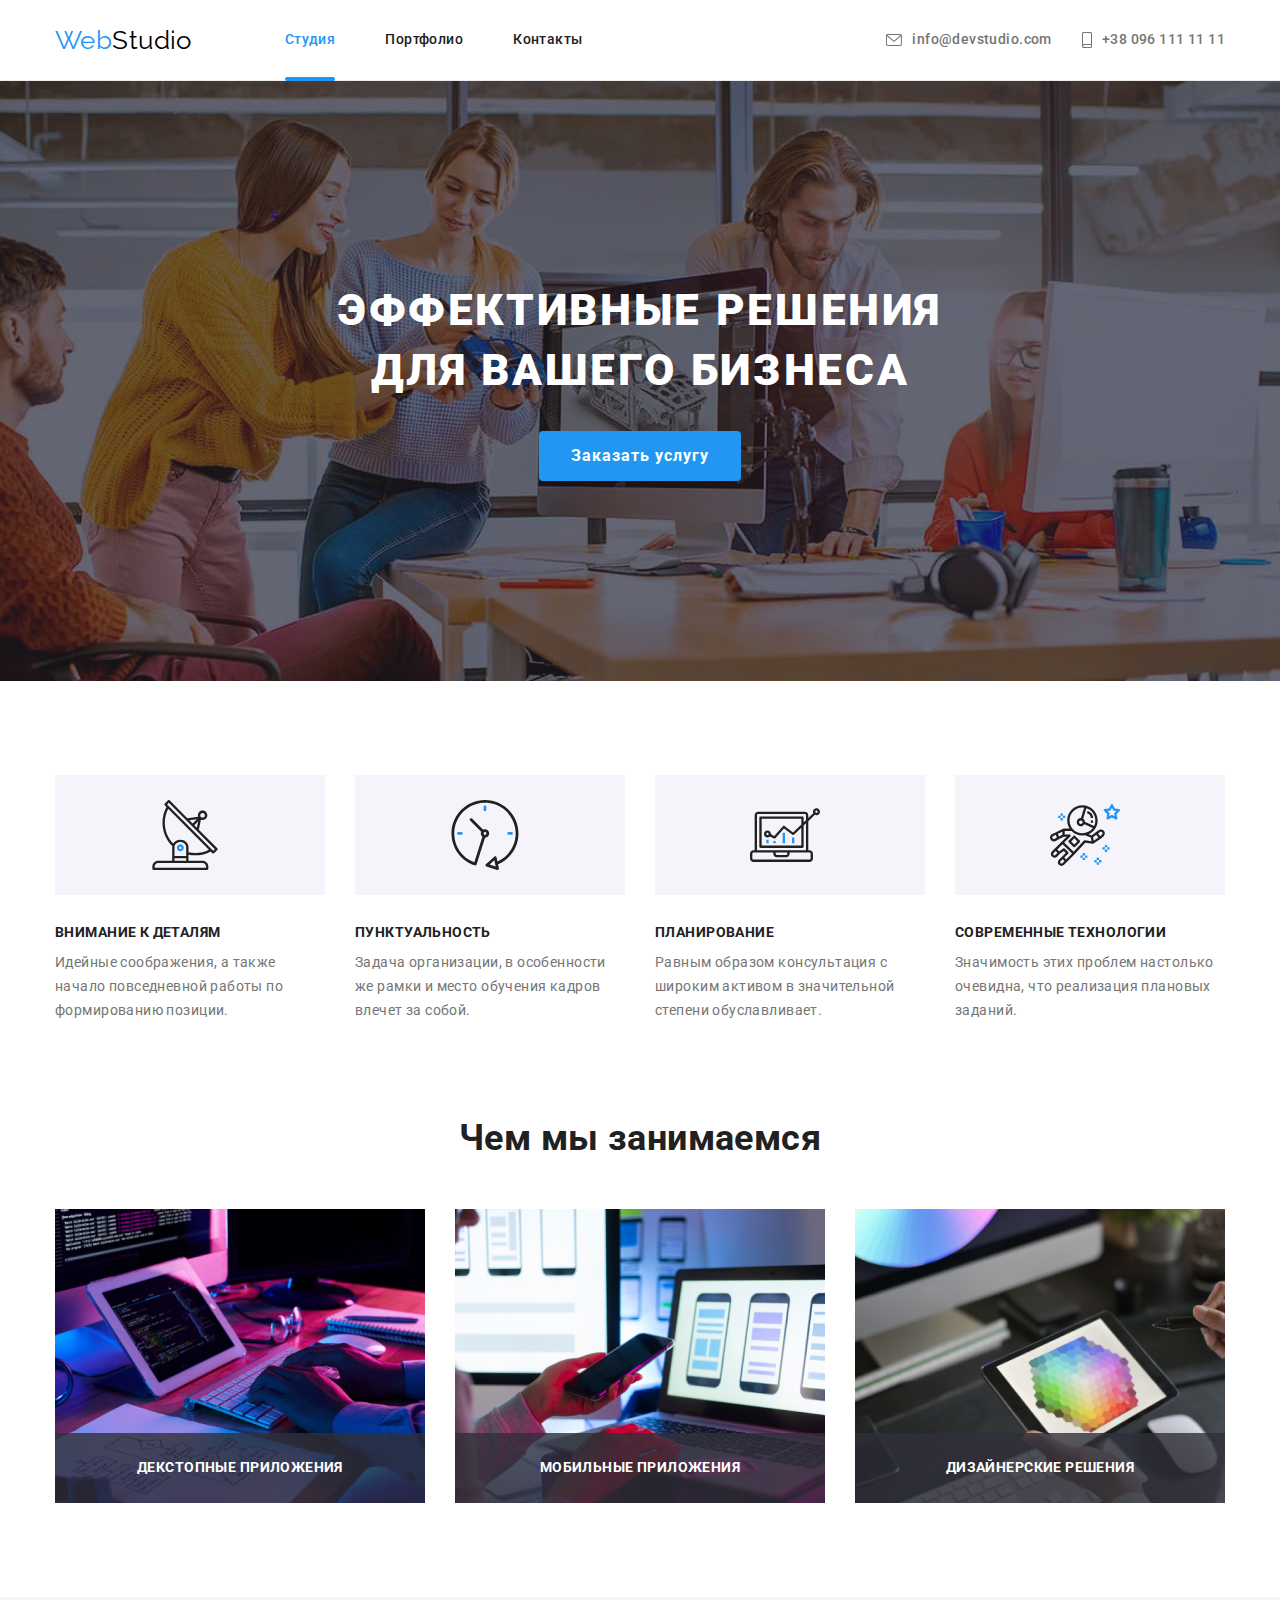
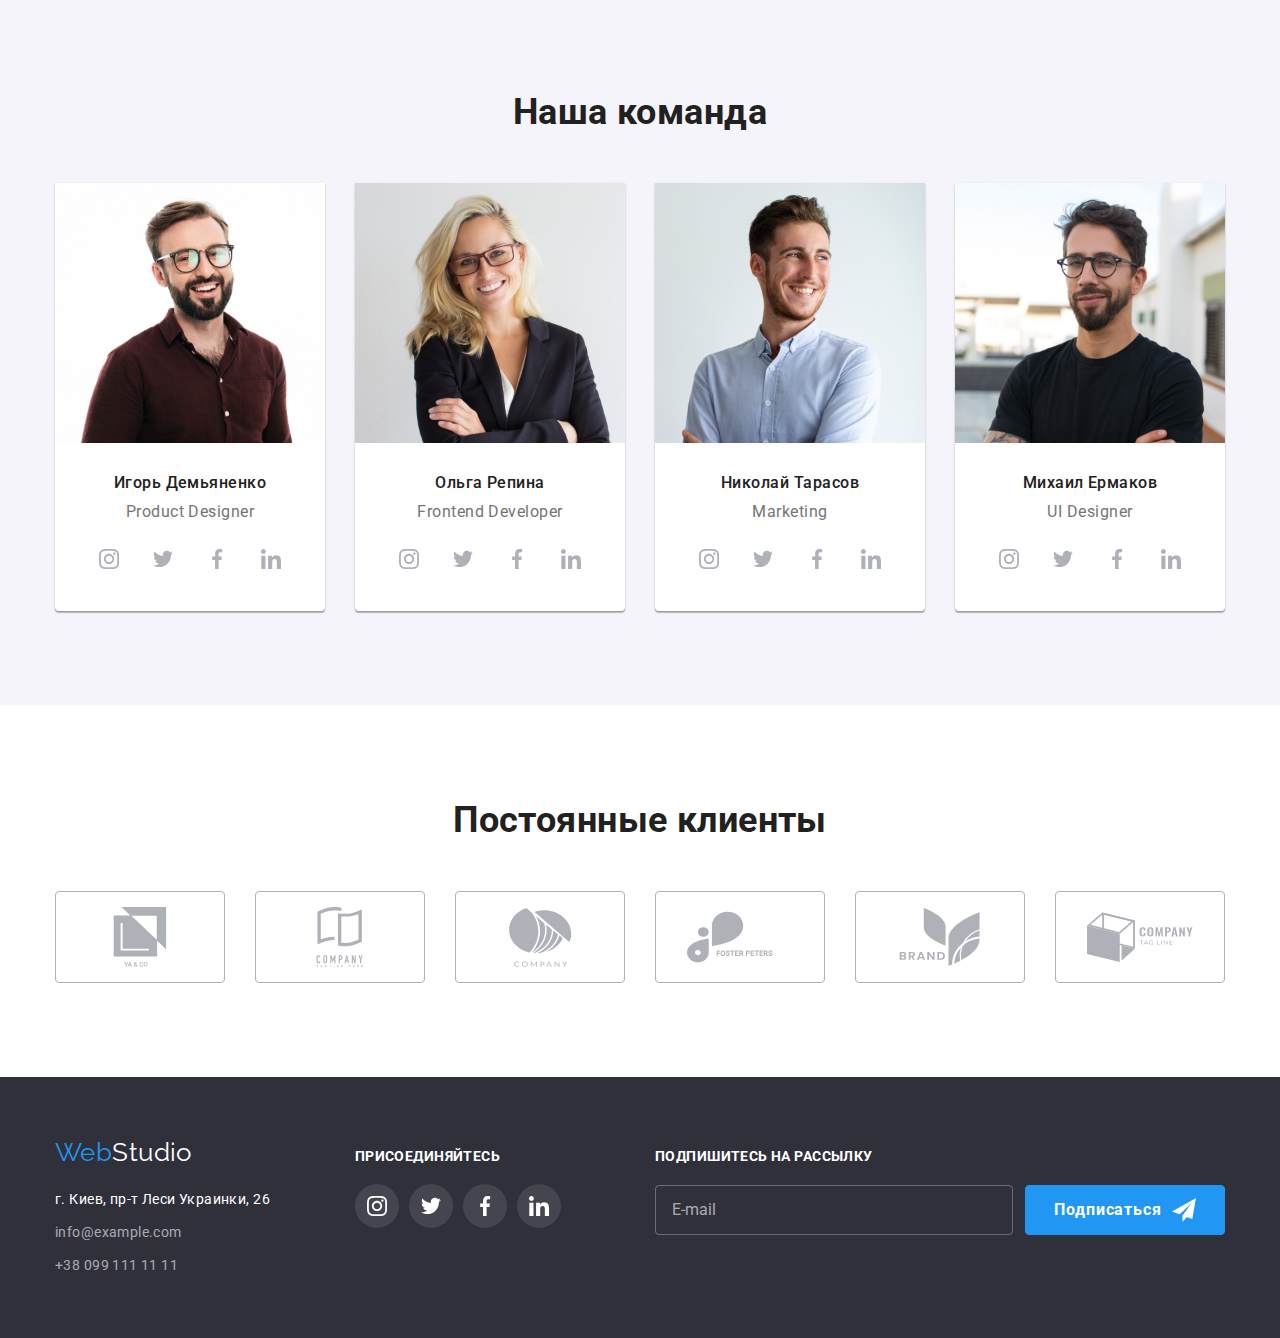
<file: index.html>
<!DOCTYPE html>
<html lang="ru">
  <head>
    <meta charset="UTF-8" />
    <meta http-equiv="X-UA-Compatible" content="IE=edge" />
    <meta name="viewport" content="width=device-width, initial-scale=1.0" />
    <title>Document</title>
    <link
      href="https://fonts.googleapis.com/css2?family=Raleway:wght@700&family=Roboto:wght@400;500;700;900&display=swap"
      rel="stylesheet"
    />
    <link
      rel="stylesheet"
      href="https://cdnjs.cloudflare.com/ajax/libs/modern-normalize/1.1.0/modern-normalize.min.css"
    />
    <!-- <link rel="stylesheet" href="./css/styles.css" /> -->
    <link rel="stylesheet" href="./css/main.min.css" />
  </head>
  <body>
    <!--Шапка сайта-->
    <header class="page-header">
      <div class="container main-nav">
        <a href="index.html" class="logo__header"> Web<span class="logo__studio">Studio</span></a>
        <nav>
          <ul class="nav__list list">
            <li class="nav__item"><a href="" class="nav__link current">Студия</a></li>
            <li class="nav__item"><a href="./portfolio.html" class="nav__link">Портфолио</a></li>
            <li class="nav__item"><a href="" class="nav__link">Контакты</a></li>
          </ul>
        </nav>

        <ul class="contacts list">
          <li class="nav__item">
            <a href="mailto:info@devstudio.com" class="nav__link">
              <svg class="item__icon" width="16" height="12">
                <use href="./images/icons.svg#icon-envelope"></use>
              </svg>
              info@devstudio.com</a
            >
          </li>
          <li class="nav__item">
            <a href="tel:+380961111111" class="nav__link">
              <svg class="item__icon" width="10" height="16">
                <use href="./images/icons.svg#icon-smartphone"></use>
              </svg>
              +38 096 111 11 11
            </a>
          </li>
        </ul>
      </div>
    </header>

    <main>
      <!--Герой-->

      <section class="hero">
        <div class="container">
          <h1 class="hero__title">Эффективные решения для вашего бизнеса</h1>
          <button type="button" class="hero__btn" data-modal-open>Заказать услугу</button>
        </div>
      </section>

      <!--Преемущество-->
      <section class="section section-feature">
        <div class="container">
          <h2 class="visually-hidden">Преемущество</h2>
          <ul class="feature-list list">
            <li class="feature-list__item">
              <div class="feature__thumb">
                <svg class="item__icon" width="70" height="70">
                  <use href="./images/icons.svg#icon-antenna"></use>
                </svg>
              </div>
              <h3 class="feature__title">Внимание к деталям</h3>
              <p class="feature__text-title">
                Идейные соображения, а также начало повседневной работы по формированию позиции.
              </p>
            </li>
            <li class="feature-list__item">
              <div class="feature__thumb">
                <svg class="item__icon" width="70" height="70">
                  <use href="./images/icons.svg#icon-clock"></use>
                </svg>
              </div>
              <h3 class="feature__title">Пунктуальность</h3>
              <p class="feature__text-title">
                Задача организации, в особенности же рамки и место обучения кадров влечет за собой.
              </p>
            </li>
            <li class="feature-list__item">
              <div class="feature__thumb">
                <svg class="item__icon" width="70" height="70">
                  <use href="./images/icons.svg#icon-diagram"></use>
                </svg>
              </div>
              <h3 class="feature__title">Планирование</h3>
              <p class="feature__text-title">
                Равным образом консультация с широким активом в значительной степени обуславливает.
              </p>
            </li>
            <li class="feature-list__item">
              <div class="feature__thumb">
                <svg class="item__icon" width="70" height="70">
                  <use href="./images/icons.svg#icon-astronaut"></use>
                </svg>
              </div>
              <h3 class="feature__title">Современные технологии</h3>
              <p class="feature__text-title">
                Значимость этих проблем настолько очевидна, что реализация плановых заданий.
              </p>
            </li>
          </ul>
        </div>
      </section>
      <!--Примеры работ-->

      <section class="section section-work work">
        <div class="container">
          <h2 class="section-title">Чем мы занимаемся</h2>
          <ul class="work-list-img list">
            <li class="images">
              <img src="./images/box1.png" alt="Пишем код" width="370" />
              <p class="work-content">декстопные приложения</p>
            </li>
            <li class="images">
              <img src="./images/box2.png" alt="Делаем оптимизацию" width="370" />
              <p class="work-content">мобильные приложения</p>
            </li>
            <li class="images">
              <img src="./images/box3.png" alt="Рисуем логотипы" width="370" />
              <p class="work-content">дизайнерские решения</p>
            </li>
          </ul>
        </div>
      </section>

      <!--Наша команда-->
      <section class="section-team">
        <div class="container">
          <h2 class="section-title">Наша команда</h2>
          <ul class="team-list list">
            <li class="team-list__item">
              <img src="./images/img.jpg" alt="Игорь Демьяненко" width="270" />
              <div class="team__content">
                <h3 class="section-title__team">Игорь Демьяненко</h3>
                <p class="team__top-text" lang="en">Product Designer</p>
                <ul class="employees__soc-list list">
                  <li class="employees__soc-item">
                    <a href="" class="employees__soc-link link">
                      <svg class="employees__soc-icon" width="20" height="20">
                        <use href="./images/icons.svg#icon-instagram-2-1"></use>
                      </svg>
                    </a>
                  </li>
                  <li class="employees__soc-item">
                    <a href="" class="employees__soc-link link">
                      <svg class="employees__soc-icon" width="20" height="20">
                        <use href="./images/icons.svg#icon-twitter-1-1"></use>
                      </svg>
                    </a>
                  </li>
                  <li class="employees__soc-item">
                    <a href="" class="employees__soc-link link">
                      <svg class="employees__soc-icon" width="20" height="20">
                        <use href="./images/icons.svg#icon-facebook-1-1"></use>
                      </svg>
                    </a>
                  </li>
                  <li class="employees__soc-item">
                    <a href="" class="employees__soc-link link"
                      ><svg class="employees__soc-icon" width="20" height="20">
                        <use href="./images/icons.svg#icon-linkedin-1-1"></use>
                      </svg>
                    </a>
                  </li>
                </ul>
              </div>
            </li>
            <li class="team-list__item">
              <img src="./images/img2.jpg" alt="Ольга Репина" width="270" />
              <div class="team__content">
                <h3 class="section-title__team">Ольга Репина</h3>
                <p class="team__top-text" lang="en">Frontend Developer</p>
                <ul class="employees__soc-list list">
                  <li class="employees__soc-item">
                    <a href="" class="employees__soc-link link">
                      <svg class="employees__soc-icon" width="20" height="20">
                        <use href="./images/icons.svg#icon-instagram-2-1"></use>
                      </svg>
                    </a>
                  </li>
                  <li class="employees__soc-item">
                    <a href="" class="employees__soc-link link">
                      <svg class="employees__soc-icon" width="20" height="20">
                        <use href="./images/icons.svg#icon-twitter-1-1"></use>
                      </svg>
                    </a>
                  </li>
                  <li class="employees__soc-item">
                    <a href="" class="employees__soc-link link">
                      <svg class="employees__soc-icon" width="20" height="20">
                        <use href="./images/icons.svg#icon-facebook-1-1"></use>
                      </svg>
                    </a>
                  </li>
                  <li class="employees__soc-item">
                    <a href="" class="employees__soc-link link"
                      ><svg class="employees__soc-icon" width="20" height="20">
                        <use href="./images/icons.svg#icon-linkedin-1-1"></use>
                      </svg>
                    </a>
                  </li>
                </ul>
              </div>
            </li>
            <li class="team-list__item">
              <img src="./images/img3.jpg" alt="Николай Тарасов" width="270" />
              <div class="team__content">
                <h3 class="section-title__team">Николай Тарасов</h3>
                <p class="team__top-text" lang="en">Marketing</p>
                <ul class="employees__soc-list list">
                  <li class="employees__soc-item">
                    <a href="" class="employees__soc-link link">
                      <svg class="employees__soc-icon" width="20" height="20">
                        <use href="./images/icons.svg#icon-instagram-2-1"></use>
                      </svg>
                    </a>
                  </li>
                  <li class="employees__soc-item">
                    <a href="" class="employees__soc-link link">
                      <svg class="employees__soc-icon" width="20" height="20">
                        <use href="./images/icons.svg#icon-twitter-1-1"></use>
                      </svg>
                    </a>
                  </li>
                  <li class="employees__soc-item">
                    <a href="" class="employees__soc-link link">
                      <svg class="employees__soc-icon" width="20" height="20">
                        <use href="./images/icons.svg#icon-facebook-1-1"></use>
                      </svg>
                    </a>
                  </li>
                  <li class="employees__soc-item">
                    <a href="" class="employees__soc-link link"
                      ><svg class="employees__soc-icon" width="20" height="20">
                        <use href="./images/icons.svg#icon-linkedin-1-1"></use>
                      </svg>
                    </a>
                  </li>
                </ul>
              </div>
            </li>
            <li class="team-list__item">
              <img src="./images/img4.jpg" alt="Михаил Ермаков" width="270" />
              <div class="team__content">
                <h3 class="section-title__team">Михаил Ермаков</h3>
                <p class="team__top-text" lang="en">UI Designer</p>
                <ul class="employees__soc-list list">
                  <li class="employees__soc-item">
                    <a href="" class="employees__soc-link link">
                      <svg class="employees__soc-icon" width="20" height="20">
                        <use href="./images/icons.svg#icon-instagram-2-1"></use>
                      </svg>
                    </a>
                  </li>
                  <li class="employees__soc-item">
                    <a href="" class="employees__soc-link link">
                      <svg class="employees__soc-icon" width="20" height="20">
                        <use href="./images/icons.svg#icon-twitter-1-1"></use>
                      </svg>
                    </a>
                  </li>
                  <li class="employees__soc-item">
                    <a href="" class="employees__soc-link link">
                      <svg class="employees__soc-icon" width="20" height="20">
                        <use href="./images/icons.svg#icon-facebook-1-1"></use>
                      </svg>
                    </a>
                  </li>
                  <li class="employees__soc-item">
                    <a href="" class="employees__soc-link link"
                      ><svg class="employees__soc-icon" width="20" height="20">
                        <use href="./images/icons.svg#icon-linkedin-1-1"></use>
                      </svg>
                    </a>
                  </li>
                </ul>
              </div>
            </li>
          </ul>
        </div>
      </section>
      <!--Постоянные клиенты-->
      <section class="section-clients">
        <div class="container">
          <h2 class="section-title">Постоянные клиенты</h2>
          <ul class="clients-soc-list list">
            <li class="clients-soc-item">
              <a href="" class="clients-soc-link link"
                ><svg class="clients-soc-icon" width="106" height="60">
                  <use href="./images/icons.svg#icon-ya-co"></use>
                </svg>
              </a>
            </li>
            <li class="clients-soc-item">
              <a href="" class="clients-soc-link link"
                ><svg class="clients-soc-icon" width="106" height="60">
                  <use href="./images/icons.svg#icon-tagline-here"></use>
                </svg>
              </a>
            </li>
            <li class="clients-soc-item">
              <a href="" class="clients-soc-link link"
                ><svg class="clients-soc-icon" width="106" height="60">
                  <use href="./images/icons.svg#icon-company"></use>
                </svg>
              </a>
            </li>
            <li class="clients-soc-item">
              <a href="" class="clients-soc-link link"
                ><svg class="clients-soc-icon" width="106" height="60">
                  <use href="./images/icons.svg#icon-foster-peters"></use>
                </svg>
              </a>
            </li>
            <li class="clients-soc-item">
              <a href="" class="clients-soc-link link"
                ><svg class="clients-soc-icon" width="106" height="60">
                  <use href="./images/icons.svg#icon-brand"></use>
                </svg>
              </a>
            </li>
            <li class="clients-soc-item">
              <a href="" class="clients-soc-link link"
                ><svg class="clients-soc-icon" width="106" height="60">
                  <use href="./images/icons.svg#icon-tagline"></use>
                </svg>
              </a>
            </li>
          </ul>
        </div>
      </section>
    </main>
    <!--Футер-->
    <footer class="page-footer">
      <div class="container">
        <div class="footer-div">
          <a href="index.html" class="logo__footer-img">
            Web<span class="logo-footer">Studio</span></a
          >
          <address>
            <ul class="contacts-footer-list list">
              <li class="footer-list-item">
                <a
                  href="https://goo.gl/maps/kiNc93dQbwmTf4A26"
                  class="link-map"
                  target="_blank"
                  rel="noopener nofollow"
                  >г. Киев, пр-т Леси Украинки, 26</a
                >
              </li>
              <li class="footer-list-item">
                <a href="mailto:info@example.com" class="link-footer">info@example.com</a>
              </li>
              <li class="footer-list-item">
                <a href="tel:+380991111111" class="link-footer">+38 099 111 11 11</a>
              </li>
            </ul>
          </address>
        </div>
        <div class="footer-soc">
          <h3 class="footer-soc-title">присоединяйтесь</h3>
          <ul class="footer-soc-list list">
            <li class="footer-soc-item">
              <a href class="footer-soc-link">
                <svg class="footer-soc-icon" width="20" height="20">
                  <use href="./images/icons.svg#icon-instagram-2-1"></use>
                </svg>
              </a>
            </li>
            <li class="footer-soc-item">
              <a href class="footer-soc-link">
                <svg class="footer-soc-icon" width="20" height="20">
                  <use href="./images/icons.svg#icon-twitter-1-1"></use>
                </svg>
              </a>
            </li>
            <li class="footer-soc-item">
              <a href class="footer-soc-link">
                <svg class="footer-soc-icon" width="20" height="20">
                  <use href="./images/icons.svg#icon-facebook-1-1"></use>
                </svg>
              </a>
            </li>
            <li class="footer-soc-item">
              <a href class="footer-soc-link">
                <svg class="footer-soc-icon" width="20" height="20">
                  <use href="./images/icons.svg#icon-linkedin-1-1"></use>
                </svg>
              </a>
            </li>
          </ul>
        </div>
        <!----------Форма футера----------->
        <div class="subscribe-footer">
          <p class="footer-title">Подпишитесь на рассылку</p>
          <form class="subscribe-form">
            <input
              class="footer-form-input"
              type="email"
              name="email"
              id="subscribe-email"
              placeholder="E-mail"
              required
            />
            <button type="submit" class="btn-subscribe">
              Подписаться
              <svg class="substrime-icon" width="24" height="24">
                <use href="./images/icons.svg#icon-icon-send-1"></use>
              </svg>
            </button>
          </form>
        </div>
      </div>
    </footer>
    <!-----Модальное окно---->
    <div class="backdrop is-hidden" data-modal>
      <div class="modal">
        <button type="button" class="modal-close-btn" data-modal-close>
          <svg class="modal-soc-icon" width="20" height="20">
            <use href="./images/icons.svg#icon-close-black-18dp-2-1-1"></use>
          </svg>
        </button>
        <p class="modal-title">Оставьте свои данные, мы вам перезвоним</p>
        <form>
          <div class="modal-field">
            <label for="user-name" class="modal-label">Имя</label>
            <div class="input-wrap">
              <input type="name" class="modal-input" name="user-name" required id="user-name" />

              <svg class="modal-icon" width="18" height="18">
                <use href="./images/icons.svg#icon-person-black-18dp-1-1"></use>
              </svg>
            </div>
          </div>
          <div class="modal-field">
            <label for="user-tel" class="modal-label">Телефон</label>
            <div class="input-wrap">
              <input type="tel" class="modal-input" name="user-tel" required id="user-tel" />
              <svg class="modal-icon" width="18" height="18">
                <use href="./images/icons.svg#icon-phone-black-18dp-1-1"></use>
              </svg>
            </div>
          </div>
          <div class="modal-field">
            <label for="user-email" class="modal-label">Почта</label>
            <div class="input-wrap">
              <input type="email" class="modal-input" name="user-email" required id="user-email" />
              <svg class="modal-icon" width="18" height="18">
                <use href="./images/icons.svg#icon-email-black-18dp-1-1"></use>
              </svg>
            </div>
          </div>
          <div class="modal-field">
            <label for="user-text" class="modal-label">Комментарий</label>

            <textarea
              name="user-text"
              id="user-text"
              class="modal-text"
              placeholder="Введите текст"
            ></textarea>
          </div>

          <div class="modal-field">
            <input
              type="checkbox"
              name="privacy"
              value="true"
              class="modal-check visually-hidden"
              id="privacy"
            />
            <label for="privacy" class="check-text"
              >Соглашаюсь с рассылкой и принимаю<a class="textarea-link" href="">
                Условия договора</a
              >
            </label>
          </div>

          <button type="submit" class="modal-button">Отправить</button>
        </form>
      </div>
    </div>
    <script src="./js/modal.js"></script>
  </body>
</html>
</file>
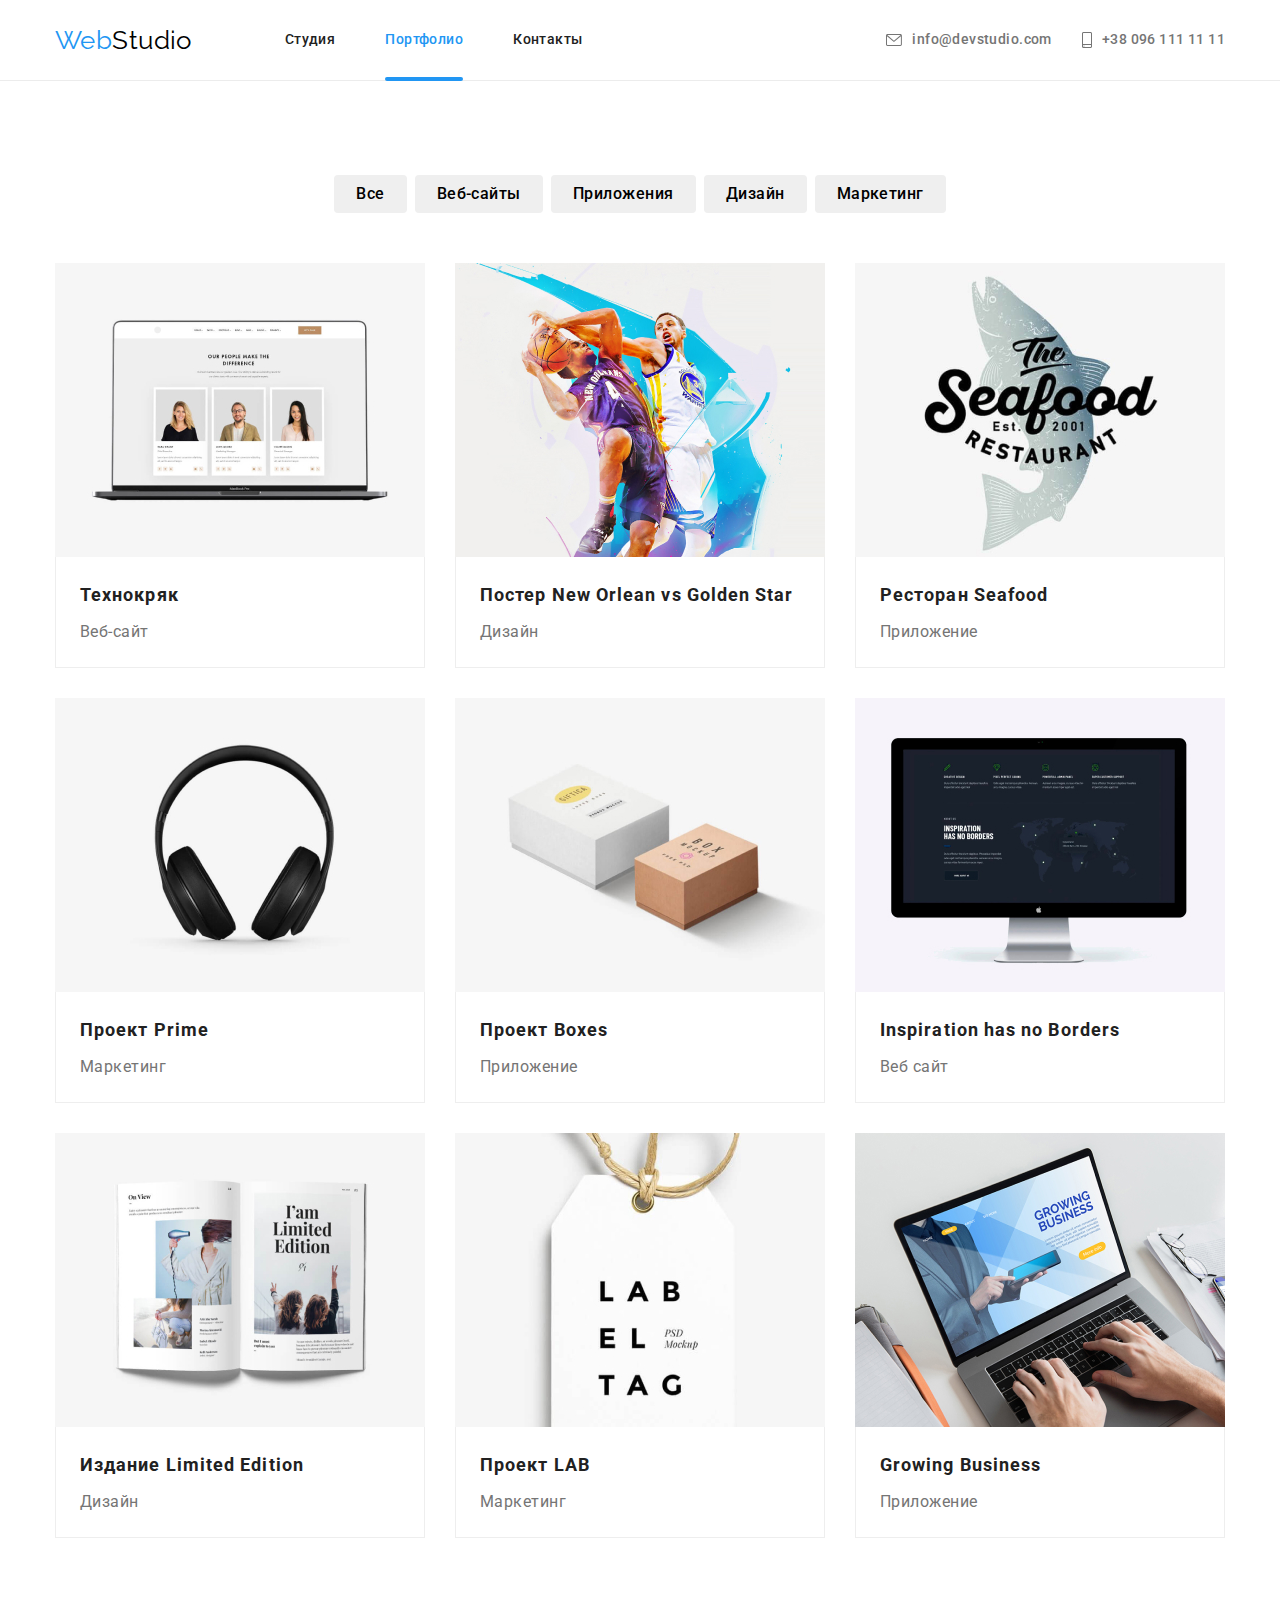
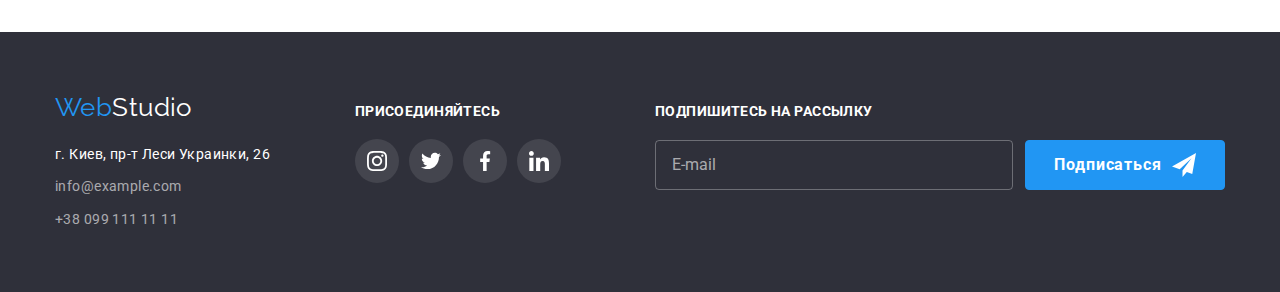
<file: portfolio.html>
<!DOCTYPE html>
<html lang="ru">
  <head>
    <meta charset="UTF-8" />
    <meta http-equiv="X-UA-Compatible" content="IE=edge" />
    <meta name="viewport" content="width=device-width, initial-scale=1.0" />
    <title>Document</title>
    <link
      href="https://fonts.googleapis.com/css2?family=Raleway:wght@700&family=Roboto:wght@400;500;700;900&display=swap"
      rel="stylesheet"
    />
    <link
      rel="stylesheet"
      href="https://cdnjs.cloudflare.com/ajax/libs/modern-normalize/1.1.0/modern-normalize.min.css"
    />
    <!-- <link rel="stylesheet" href="./css/styles.css" /> -->
    <link rel="stylesheet" href="./css/main.min.css" />
  </head>
  <body>
    <!--Шапка сайта-->
    <header class="page-header">
      <div class="container main-nav">
        <a href="portfolio.html" class="logo__header">
          Web<span class="logo__studio">Studio</span></a
        >
        <nav>
          <ul class="nav__list list">
            <li class="nav__item"><a href="./index.html" class="nav__link">Студия</a></li>
            <li class="nav__item">
              <a href="./portfolio.html" class="nav__link current">Портфолио</a>
            </li>
            <li class="nav__item"><a href="#" class="nav__link">Контакты</a></li>
          </ul>
        </nav>
        <ul class="contacts list">
          <li class="nav__item">
            <a href="mailto:info@devstudio.com" class="nav__link">
              <svg class="item__icon" width="16" height="12">
                <use href="./images/icons.svg#icon-envelope"></use>
              </svg>
              info@devstudio.com</a
            >
          </li>
          <li class="nav__item">
            <a href="tel:+380961111111" class="nav__link">
              <svg class="item__icon" width="10" height="16">
                <use href="./images/icons.svg#icon-smartphone"></use>
              </svg>
              +38 096 111 11 11
            </a>
          </li>
        </ul>
      </div>
    </header>
    <main>
      <!--Услуги-->
      <section class="section-portfolio">
        <div class="container">
          <h1 class="visually-hidden">Примеры работ</h1>
          <ul class="buttons-nav list">
            <li class="button-portfolio"><button type="button" class="button-nav">Все</button></li>
            <li class="button-portfolio">
              <button type="button" class="button-nav">Веб-сайты</button>
            </li>
            <li class="button-portfolio">
              <button type="button" class="button-nav">Приложения</button>
            </li>
            <li class="button-portfolio">
              <button type="button" class="button-nav">Дизайн</button>
            </li>
            <li class="button-portfolio">
              <button type="button" class="button-nav">Маркетинг</button>
            </li>
          </ul>

          <!--Примеры работ-->

          <ul class="work-list list">
            <li class="galery-item">
              <a href="" class="galery-link link">
                <div class="galery-wrap">
                  <img src="./images/team.jpg" alt="Технокряк" width="370" />
                  <p class="portfolio-text">
                    Ресурс предлагает комплексные предложения с разным уровнем функционала и
                    сервисов. Все это позволит посетителю получить исчерпывающие сведения о компании
                    или частном лице.
                  </p>
                </div>

                <div class="portfolio-content">
                  <h2 class="section-title-portfolio">Технокряк</h2>
                  <p class="text">Веб-сайт</p>
                </div>
              </a>
            </li>
            <li class="galery-item">
              <a href="" class="galery-link link">
                <div class="galery-wrap">
                  <img
                    src="./images/basket.jpg"
                    alt="Постер New Orlean vs Golden Star"
                    width="370"
                  />
                  <p class="portfolio-text">
                    Ресурс предлагает комплексные предложения с разным уровнем функционала и
                    сервисов. Все это позволит посетителю получить исчерпывающие сведения о компании
                    или частном лице.
                  </p>
                </div>
                <div class="portfolio-content">
                  <h2 class="section-title-portfolio" lang="en">
                    Постер New Orlean vs Golden Star
                  </h2>
                  <p class="text">Дизайн</p>
                </div>
              </a>
            </li>
            <li class="galery-item">
              <a href="" class="galery-link link">
                <div class="galery-wrap">
                  <img src="./images/seafood.jpg" alt="Ресторан Seafood" width="370" />
                  <p class="portfolio-text">
                    Ресурс предлагает комплексные предложения с разным уровнем функционала и
                    сервисов. Все это позволит посетителю получить исчерпывающие сведения о компании
                    или частном лице.
                  </p>
                </div>
                <div class="portfolio-content">
                  <h2 class="section-title-portfolio" lang="en">Ресторан Seafood</h2>
                  <p class="text">Приложение</p>
                </div>
              </a>
            </li>
            <li class="galery-item">
              <a href="" class="galery-link link">
                <div class="galery-wrap">
                  <img src="./images/headphones.jpg" alt="Проект Prime" width="370" />
                  <p class="portfolio-text">
                    Ресурс предлагает комплексные предложения с разным уровнем функционала и
                    сервисов. Все это позволит посетителю получить исчерпывающие сведения о компании
                    или частном лице.
                  </p>
                </div>
                <div class="portfolio-content">
                  <h2 class="section-title-portfolio" lang="en">Проект Prime</h2>
                  <p class="text">Маркетинг</p>
                </div>
              </a>
            </li>
            <li class="galery-item">
              <a href="" class="galery-link link">
                <div class="galery-wrap">
                  <img src="./images/cubes.jpg" alt="Проект Boxes" width="370" />
                  <p class="portfolio-text">
                    Ресурс предлагает комплексные предложения с разным уровнем функционала и
                    сервисов. Все это позволит посетителю получить исчерпывающие сведения о компании
                    или частном лице.
                  </p>
                </div>
                <div class="portfolio-content">
                  <h2 class="section-title-portfolio" lang="en">Проект Boxes</h2>
                  <p class="text">Приложение</p>
                </div>
              </a>
            </li>
            <li class="galery-item">
              <a href="" class="galery-link link">
                <div class="galery-wrap">
                  <img src="./images/monitor.jpg" alt="Inspiration has no Borders" width="370" />
                  <p class="portfolio-text">
                    Ресурс предлагает комплексные предложения с разным уровнем функционала и
                    сервисов. Все это позволит посетителю получить исчерпывающие сведения о компании
                    или частном лице.
                  </p>
                </div>
                <div class="portfolio-content">
                  <h2 class="section-title-portfolio" lang="en">Inspiration has no Borders</h2>
                  <p class="text">Веб сайт</p>
                </div>
              </a>
            </li>
            <li class="galery-item">
              <a href="" class="galery-link link">
                <div class="galery-wrap">
                  <img src="./images/book.jpg" alt="Издание Limited Edition" width="370" />
                  <p class="portfolio-text">
                    Ресурс предлагает комплексные предложения с разным уровнем функционала и
                    сервисов. Все это позволит посетителю получить исчерпывающие сведения о компании
                    или частном лице.
                  </p>
                </div>
                <div class="portfolio-content">
                  <h2 class="section-title-portfolio" lang="en">Издание Limited Edition</h2>
                  <p class="text">Дизайн</p>
                </div>
              </a>
            </li>
            <li class="galery-item">
              <a href="" class="galery-link link">
                <div class="galery-wrap">
                  <img src="./images/paper.jpg" alt="Проект LAB" width="370" />
                  <p class="portfolio-text">
                    Ресурс предлагает комплексные предложения с разным уровнем функционала и
                    сервисов. Все это позволит посетителю получить исчерпывающие сведения о компании
                    или частном лице.
                  </p>
                </div>
                <div class="portfolio-content">
                  <h2 class="section-title-portfolio">Проект LAB</h2>
                  <p class="text">Маркетинг</p>
                </div>
              </a>
            </li>
            <li class="galery-item">
              <a href="" class="galery-link link">
                <div class="galery-wrap">
                  <img src="./images/notebook.jpg" alt="Growing Business" width="370" />
                  <p class="portfolio-text">
                    Ресурс предлагает комплексные предложения с разным уровнем функционала и
                    сервисов. Все это позволит посетителю получить исчерпывающие сведения о компании
                    или частном лице.
                  </p>
                </div>
                <div class="portfolio-content">
                  <h2 class="section-title-portfolio" lang="en">Growing Business</h2>
                  <p class="text">Приложение</p>
                </div>
              </a>
            </li>
          </ul>
        </div>
      </section>
    </main>
    <!--Футер-->
    <footer class="page-footer">
      <div class="container">
        <div class="footer-div">
          <a href="index.html" class="logo__footer-img">
            Web<span class="logo-footer">Studio</span></a
          >
          <address>
            <ul class="contacts-footer-list list">
              <li class="footer-list-item">
                <a
                  href="https://goo.gl/maps/kiNc93dQbwmTf4A26"
                  class="link-map"
                  target="_blank"
                  rel="noopener nofollow"
                  >г. Киев, пр-т Леси Украинки, 26</a
                >
              </li>
              <li class="footer-list-item">
                <a href="mailto:info@example.com" class="link-footer">info@example.com</a>
              </li>
              <li class="footer-list-item">
                <a href="tel:+380991111111" class="link-footer">+38 099 111 11 11</a>
              </li>
            </ul>
          </address>
        </div>
        <div class="footer-soc">
          <h3 class="footer-soc-title">присоединяйтесь</h3>
          <ul class="footer-soc-list list">
            <li class="footer-soc-item">
              <a href class="footer-soc-link">
                <svg class="footer-soc-icon" width="20" height="20">
                  <use href="./images/icons.svg#icon-instagram-2-1"></use>
                </svg>
              </a>
            </li>
            <li class="footer-soc-item">
              <a href class="footer-soc-link">
                <svg class="footer-soc-icon" width="20" height="20">
                  <use href="./images/icons.svg#icon-twitter-1-1"></use>
                </svg>
              </a>
            </li>
            <li class="footer-soc-item">
              <a href class="footer-soc-link">
                <svg class="footer-soc-icon" width="20" height="20">
                  <use href="./images/icons.svg#icon-facebook-1-1"></use>
                </svg>
              </a>
            </li>
            <li class="footer-soc-item">
              <a href class="footer-soc-link">
                <svg class="footer-soc-icon" width="20" height="20">
                  <use href="./images/icons.svg#icon-linkedin-1-1"></use>
                </svg>
              </a>
            </li>
          </ul>
        </div>
        <!----------Форма футера----------->
        <div class="subscribe-footer">
          <p class="footer-title">Подпишитесь на рассылку</p>
          <form class="subscribe-form">
            <input
              class="footer-form-input"
              type="email"
              name="email"
              id="subscribe-email"
              placeholder="E-mail"
            />
            <button type="submit" class="btn-subscribe">
              Подписаться
              <svg class="substrime-icon" width="24" height="24">
                <use href="./images/icons.svg#icon-icon-send-1"></use>
              </svg>
            </button>
          </form>
        </div>
      </div>
    </footer>
  </body>
</html>
</file>
<file: css/styles.css>
/* hero */

/* features */

/* Examples */

/* Постоянные клиенты */

/* Button */

/* Footer-contacts */
</file>
<file: css/main.min.css>
:root{--primary-text-color: #212121;--title-text-color: #757575;--acent-color: #2196f3;--primary-bg-color: #ffffff;--bg-color-button: #f5f4fa;--hero-bg-color: #2f303a;--footer-contacts-color: rgba(255, 255, 255, 0.6);--icon-color: #afb1b8}body{background-color:var(--primary-bg-color);color:var(--title-text-color);font-family:Roboto,sans-serif;font-weight:400;font-size:14px;line-height:1.71;letter-spacing:.03em}h1,h2,h3,h4,h5,h6,p{margin:0}ul,ol{margin:0;padding-left:0}img{display:block;max-width:100%;height:auto}address{font-style:normal}.list{list-style:none;padding:0;margin:0}.visually-hidden{position:absolute;width:1px;height:1px;margin:-1px;border:0;padding:0;white-space:nowrap;clip-path:inset(100%);clip:rect(0 0 0 0);overflow:hidden}.container{width:1200px;margin:0 auto;padding-left:15px;padding-right:15px}.logo__header{color:var(--acent-color);font-family:Raleway,sans-serif;font-size:26px;line-height:1.19;text-decoration:none;margin-right:93px}.page-header{border-bottom:1px solid #ececec}.logo__studio{color:#000}.nav__list{display:flex}.nav__list .nav__item{margin-right:50px}.nav__list .nav__item:last-child{margin-right:0}.nav__list .nav__link{display:block;padding-top:32px;padding-bottom:32px;color:var(--primary-text-color);font-weight:500;font-size:14px;line-height:1.14;text-decoration:none;position:relative;transition:color 250ms cubic-bezier(0.4, 0, 0.2, 1)}.nav__list .nav__link:hover,.nav__list .nav__link:focus{color:var(--acent-color)}.nav__list .nav__link.current{color:var(--acent-color)}.main-nav{display:flex;align-items:center}.current::after{content:"";position:absolute;width:100%;height:4px;background-color:var(--acent-color);border-radius:2px;left:0;bottom:-1px}.contacts{display:flex;margin-left:auto}.contacts .nav__item+.nav__item{margin-left:30px}.contacts .nav__link{display:flex;padding-top:32px;padding-bottom:32px;color:var(--title-text-color);font-weight:500;font-size:14px;line-height:1.14;text-decoration:none;align-items:center;transition:color 250ms cubic-bezier(0.4, 0, 0.2, 1)}.contacts .nav__link:hover,.contacts .nav__link:focus{color:var(--acent-color)}.site-nav .nav__link.current{color:var(--acent-color)}.item__icon{display:block;margin-right:10px;fill:currentColor}.hero{max-width:1600px;height:600px;margin:0 auto;padding-top:200px;padding-bottom:200px;background-color:var(--hero-bg-color);background-image:linear-gradient(rgba(47, 48, 58, 0.4), rgba(47, 48, 58, 0.4)),url(../images/hero-bg.jpg);background-repeat:no-repeat;background-position:center;background-size:cover;text-align:center}.hero__title{margin:0 auto;margin-bottom:30px;color:var(--primary-bg-color);font-weight:900;font-size:44px;line-height:1.36;text-transform:uppercase;letter-spacing:.06em;width:696px}.hero__btn{color:var(--primary-bg-color);background-color:var(--acent-color);font-family:Roboto;font-weight:700;font-size:16px;line-height:1.87;letter-spacing:.06em;cursor:pointer;border-radius:4px;padding:10px 32px;min-width:200px;text-align:center;border:var(--acent-color);transition:background-color 250ms cubic-bezier(0.4, 0, 0.2, 1)}.hero__btn:hover,.hero__btn:focus{background-color:#188ce8}.section{padding-top:94px}.seaction-feature{padding-bottom:47px}.feature-list{display:flex;margin-left:-30px}.feature-list__item{flex-basis:calc(25% - 30px);margin-left:30px}.feature__thumb{background-color:var(--bg-color-button);height:120px;display:flex;align-items:center;justify-content:center;margin-bottom:30px}.feature-list .feature__title{margin-bottom:10px;color:var(--primary-text-color);font-weight:700;font-size:14px;line-height:1.14;letter-spacing:.03em;text-transform:uppercase}.work{padding-bottom:94px}.work-content{position:absolute;width:100%;height:70px;bottom:0;font-weight:700;line-height:1.14;text-align:center;text-transform:uppercase;color:var(--primary-bg-color);display:flex;align-items:center;justify-content:center;background-color:rgba(47,48,58,.8)}.images{flex-basis:calc(33.3333333333% - 30px);margin-left:30px}.work-list-img{display:flex;margin-left:-30px}.images{position:relative}.section-team{background-color:var(--bg-color-button);padding-top:94px;padding-bottom:94px}.section-title{color:var(--primary-text-color);font-weight:700;font-size:36px;line-height:1.17;text-align:center;margin-bottom:50px}.team-list .section-title__team{color:var(--primary-text-color);font-weight:500;font-size:16px;line-height:1.19;text-align:center;letter-spacing:.03em;margin-bottom:10px}.team-list .team__top-text{color:var(--title-text-color);font-weight:400;font-size:16px;line-height:1.19;text-align:center;letter-spacing:.03em;margin-bottom:16px}.employees__soc-list{display:flex;justify-content:center}.employees__soc-item{width:44px;height:44px;margin-right:10px}.employees__soc-item:last-child{margin-right:0}.employees__soc-link{width:100%;height:100%;border-radius:50%;display:flex;align-items:center;justify-content:center;transition:background-color 250ms cubic-bezier(0.4, 0, 0.2, 1)}.employees__soc-link:hover,.employees__soc-link:focus{background-color:var(--acent-color)}.employees__soc-icon{fill:var(--icon-color);transition:fill 250ms cubic-bezier(0.4, 0, 0.2, 1)}.employees__soc-link:hover .employees__soc-icon,.employees__soc-link:focus .employees__soc-icon{fill:var(--primary-bg-color)}.team-list{display:flex;margin-left:-30px}.team__content{padding-top:30px;padding-bottom:30px}.team-list__item{flex-basis:calc(25% - 30px);margin-left:30px;box-shadow:0px 1px 3px rgba(0,0,0,.12),0px 1px 1px rgba(0,0,0,.14),0px 2px 1px rgba(0,0,0,.2);border-radius:0px 0px 4px 4px;background-color:#fff}.work-list .title{color:var(--title-text-color);font-weight:700;font-size:36px;line-height:1.17}.work-list .text{color:var(--title-text-color);font-weight:400;font-size:16px;line-height:1.87;letter-spacing:.03em}.work-list{margin-top:50px;display:flex;flex-wrap:wrap;margin-left:-30px;margin-bottom:-30px}.galery-item{flex-basis:calc(33.3333333333% - 30px);margin-left:30px;margin-bottom:30px}.galery-wrap{position:relative;overflow:hidden}.portfolio-text{position:absolute;top:0;font-family:"Roboto";font-style:normal;font-weight:400;font-size:18px;line-height:1.55;letter-spacing:.03em;padding-top:63px;padding-left:24px;padding-bottom:63px;padding-right:24px;height:100%;transform:translateY(100%);transition:transform 250ms linear;color:var(--primary-bg-color);background-color:rgba(33,150,243,.9)}.galery-link:hover .portfolio-text,.galery-link:focus .portfolio-text{transform:translateY(0)}.galery-link{display:block;transition:box-shadow 250ms cubic-bezier(0.4, 0, 0.2, 1)}.galery-link:hover,.galery-link:focus{box-shadow:0px 1px 1px rgba(0,0,0,.12),0px 4px 4px rgba(0,0,0,.06),1px 4px 6px rgba(0,0,0,.16)}.link{text-decoration:none}.work-list .section-title-portfolio{color:var(--primary-text-color);font-family:"Roboto";font-style:normal;font-weight:700;font-size:18px;line-height:2;letter-spacing:.06em;margin-bottom:4px}.portfolio-content{padding:20px 24px;border:1px solid #eee;border-top:none}.section-clients{padding-top:94px;padding-bottom:94px}.clients-soc-list{display:flex;justify-content:center}.clients-soc-item{width:170px;height:92px;margin-right:30px}.clients-soc-item:last-child{margin-right:0}.clients-soc-link{width:100%;height:100%;display:flex;align-items:center;justify-content:center;border:1px solid #afb1b8;border-radius:4px;color:#afb1b8;transition:color 250ms cubic-bezier(0.4, 0, 0.2, 1),border-color 250ms cubic-bezier(0.4, 0, 0.2, 1)}.clients-soc-link:hover,.clients-soc-link:focus{border-color:var(--acent-color);color:var(--acent-color)}.clients-soc-icon{fill:currentColor}.button-nav{font-family:Roboto;font-style:normal;font-weight:500;font-size:16px;line-height:1.62;text-align:center;letter-spacing:.03em;cursor:pointer;padding:6px 22px;border-radius:4px;border:none;transition:color 250ms cubic-bezier(0.4, 0, 0.2, 1),background-color 250ms cubic-bezier(0.4, 0, 0.2, 1),box-shadow 250ms cubic-bezier(0.4, 0, 0.2, 1)}.buttons-nav .button-nav:hover,.buttons-nav .button-nav:focus{color:var(--primary-bg-color);background-color:var(--acent-color);box-shadow:0px 3px 1px rgba(0,0,0,.1),0px 1px 2px rgba(0,0,0,.08),0px 2px 2px rgba(0,0,0,.12)}.buttons-nav{display:flex;justify-content:center}.button-portfolio:not(:last-child){margin-right:8px}.section-portfolio{padding-top:94px;padding-bottom:94px}.link-footer{color:var(--footer-contacts-color);font-family:"Roboto";font-style:normal;font-weight:400;font-size:14px;line-height:1.71;text-decoration:none}.link-map{color:var(--primary-bg-color);font-family:"Roboto";font-style:normal;font-weight:400;font-size:14px;line-height:1.71;text-decoration:none;transition:color 250ms cubic-bezier(0.4, 0, 0.2, 1)}.link-map:hover,.link-map:focus{color:var(--acent-color)}.page-footer{background-color:var(--hero-bg-color);padding-top:60px;padding-bottom:60px}.logo__footer-img{color:var(--acent-color);font-family:Raleway,sans-serif;font-size:26px;line-height:1.19;text-decoration:none;margin-right:93px}.logo-footer{color:var(--primary-bg-color)}.page-footer .logo__footer-img{display:block;margin-bottom:20px}.footer-list-item:not(:last-child){margin-bottom:9px}.contacts-footer-list .link-footer{transition:color 250ms cubic-bezier(0.4, 0, 0.2, 1)}.contacts-footer-list .link-footer:hover,.contacts-footer-list .link-footer:focus{color:var(--acent-color)}.footer-soc-list{display:flex}.footer-soc-item{width:44px;height:44px;margin-right:10px}.footer-soc-item:last-child{margin-right:0}.footer-soc-link{width:100%;height:100%;border-radius:50%;background-color:rgba(255,255,255,.1);display:flex;align-items:center;justify-content:center;color:#fff;transition:background-color 250ms cubic-bezier(0.4, 0, 0.2, 1)}.footer-soc-link:hover,.footer-soc-link:focus{background-color:var(--acent-color)}.footer-soc-icon{fill:var(--primary-bg-color)}.footer-soc-title{margin-bottom:20px;font-weight:700;font-size:14px;line-height:1.1428571429;letter-spacing:.03em;text-transform:uppercase;color:#fff}.page-footer .container{display:flex;align-items:baseline}.footer-div .logo{margin-right:0}.footer-div{margin-right:70px}.backdrop{width:100%;height:100%;background-color:rgba(0,0,0,.2);position:fixed;top:0;transition:opacity 500ms,visibility 500ms}.modal{width:528px;min-height:581px;background-color:var(--primary-bg-color);border-radius:4px;position:absolute;top:50%;left:50%;transform:translate(-50%, -50%) scale(1) rotate(0);transition:transform 500ms;padding:40px}.backdrop.is-hidden .modal{transform:translate(-50%, -50%) scale(0) rotate(180deg)}.modal-close-btn{cursor:pointer;display:flex;width:30px;height:30px;border:1px solid rgba(0,0,0,.1);border-radius:50%;background-color:rgba(0,0,0,0);position:absolute;top:14px;right:14px;align-items:center;justify-content:center;transition-duration:250ms;transition-timing-function:cubic-bezier(0.4, 0, 0.2, 1)}.modal-close-btn:hover,.modal-close-btn:focus{fill:var(--acent-color)}.is-hidden{visibility:hidden;opacity:0;pointer-events:none}.modal-title{font-family:"Roboto";font-style:normal;font-weight:700;font-size:20px;line-height:23px;text-align:center;letter-spacing:.03em;margin-bottom:12px;color:var(--primary-text-color)}.modal-field{margin-bottom:10px}.input-wrap{position:relative}.modal-icon{position:absolute;left:12px;top:50%;transform:translateY(-50%);transition-duration:250ms;transition-timing-function:cubic-bezier(0.4, 0, 0.2, 1)}.modal-input:focus+.modal-icon,.modal-input:hover+.modal-icon{fill:var(--acent-color)}.modal-input{width:448px;height:40px;border:1px solid rgba(33,33,33,.2);border-radius:4px;padding-left:30px;outline:none;transition-duration:250ms;transition-timing-function:cubic-bezier(0.4, 0, 0.2, 1)}.modal-input:hover,.modal-input:focus{border-color:var(--acent-color)}.modal-button{display:block;color:var(--primary-bg-color);background-color:var(--acent-color);font-family:Roboto;font-weight:700;font-size:16px;line-height:1.87;letter-spacing:.06em;cursor:pointer;border-radius:4px;padding:10px 55px;margin-left:auto;margin-right:auto;min-width:200px;text-align:center;border:var(--acent-color);transition:background-color 250ms cubic-bezier(0.4, 0, 0.2, 1)}.modal-button:hover,.modal-button:focus{background-color:#188ce8}.modal-label{font-family:"Roboto";font-style:normal;font-weight:400;font-size:12px;line-height:1.17;letter-spacing:.01em;color:#757575;margin-bottom:4px;display:block}.modal-text{resize:none;margin:0;margin-top:4px;margin-bottom:20px;padding:12px 16px;width:100%;height:120px;border:1px solid rgba(33,33,33,.2);border-radius:4px;outline:none;transition-duration:250ms;transition-timing-function:cubic-bezier(0.4, 0, 0.2, 1)}.modal-text:hover,.modal-text:focus{border-color:var(--acent-color)}.check-text{font-family:"Roboto";font-style:normal;font-weight:400;font-size:14px;line-height:1.71;letter-spacing:.03em;color:#757575;display:flex;margin-top:-20px;margin-bottom:30px;align-items:center;justify-content:center}.check-text::before{content:"";width:16px;height:15px;border:2px solid #212121;border-radius:2px;margin-right:5px}.modal-check:checked+.check-text::before{background-color:var(--acent-color);background-image:url(../images/Vector.svg);border:none;background-repeat:no-repeat;background-position:center}.textarea-link{color:var(--acent-color);margin-left:5px}::placeholder{color:rgba(117,117,117,.5)}.footer-title{display:block;margin-bottom:20px;font-weight:700;font-size:14px;line-height:1.14;letter-spacing:.03em;text-transform:uppercase;color:var(--primary-bg-color)}.subscribe-form{display:flex}.substrime-icon{margin-left:10px}.subscribe-form input{width:358px;height:50px;background-color:rgba(0,0,0,0);color:var(--primary-bg-color);border:1px solid rgba(255,255,255,.3);border-radius:4px;padding-left:16px;outline:none;transition:border-color 250ms cubic-bezier(0.4, 0, 0.2, 1)}.subscribe-form input:hover,.subscribe-form input:focus{border-color:var(--acent-color)}.btn-subscribe{cursor:pointer;display:flex;align-items:center;justify-content:center;width:200px;height:50px;margin-left:12px;color:var(--primary-bg-color);font-weight:700;font-size:16px;line-height:1.87;letter-spacing:.06em;background-color:var(--acent-color);border:1px solid var(--acent-color);border-radius:4px;transition:background-color 250ms cubic-bezier(0.4, 0, 0.2, 1)}.btn-subscribe:hover,.btn-subscribe:focus{background-color:#188ce8}.subscribe-footer{margin-left:auto}.footer-form-input::placeholder{color:rgba(255,255,255,.6);font-size:16px;line-height:1.25}/*# sourceMappingURL=main.min.css.map */
</file>
